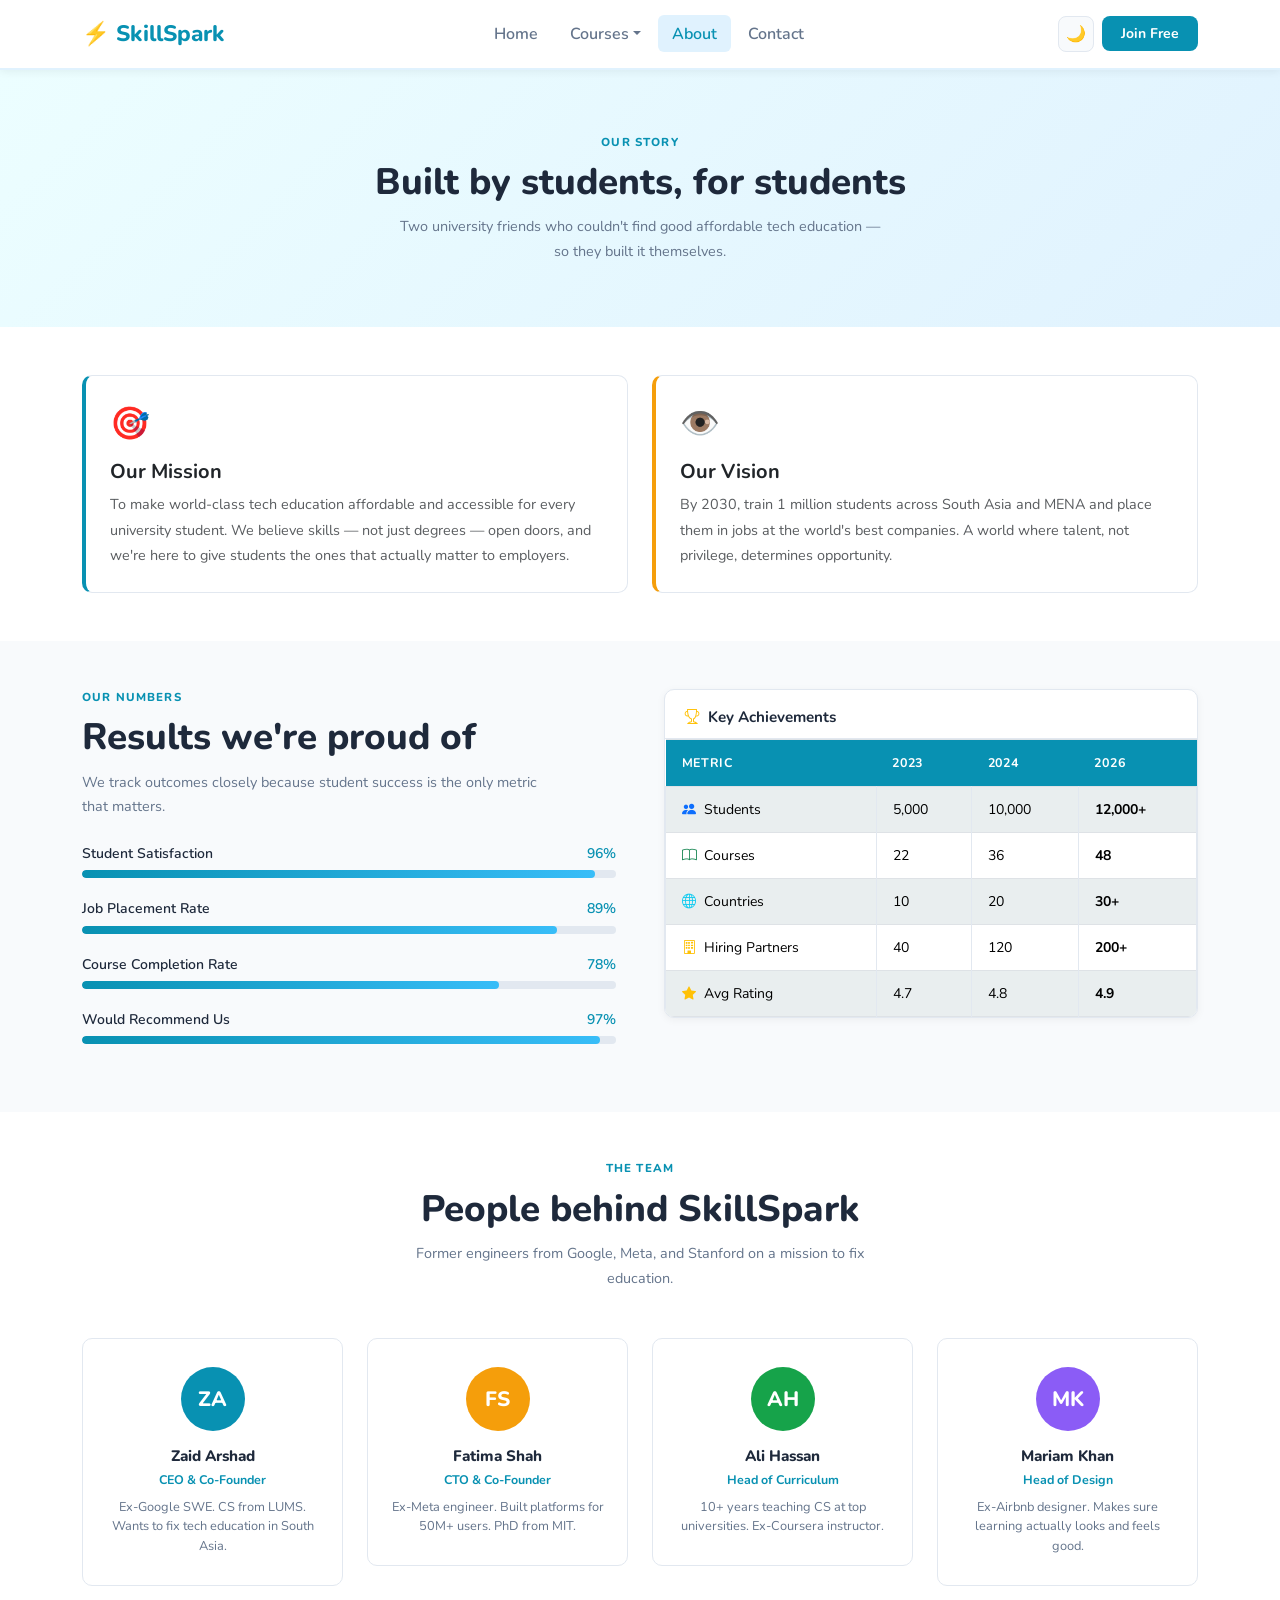
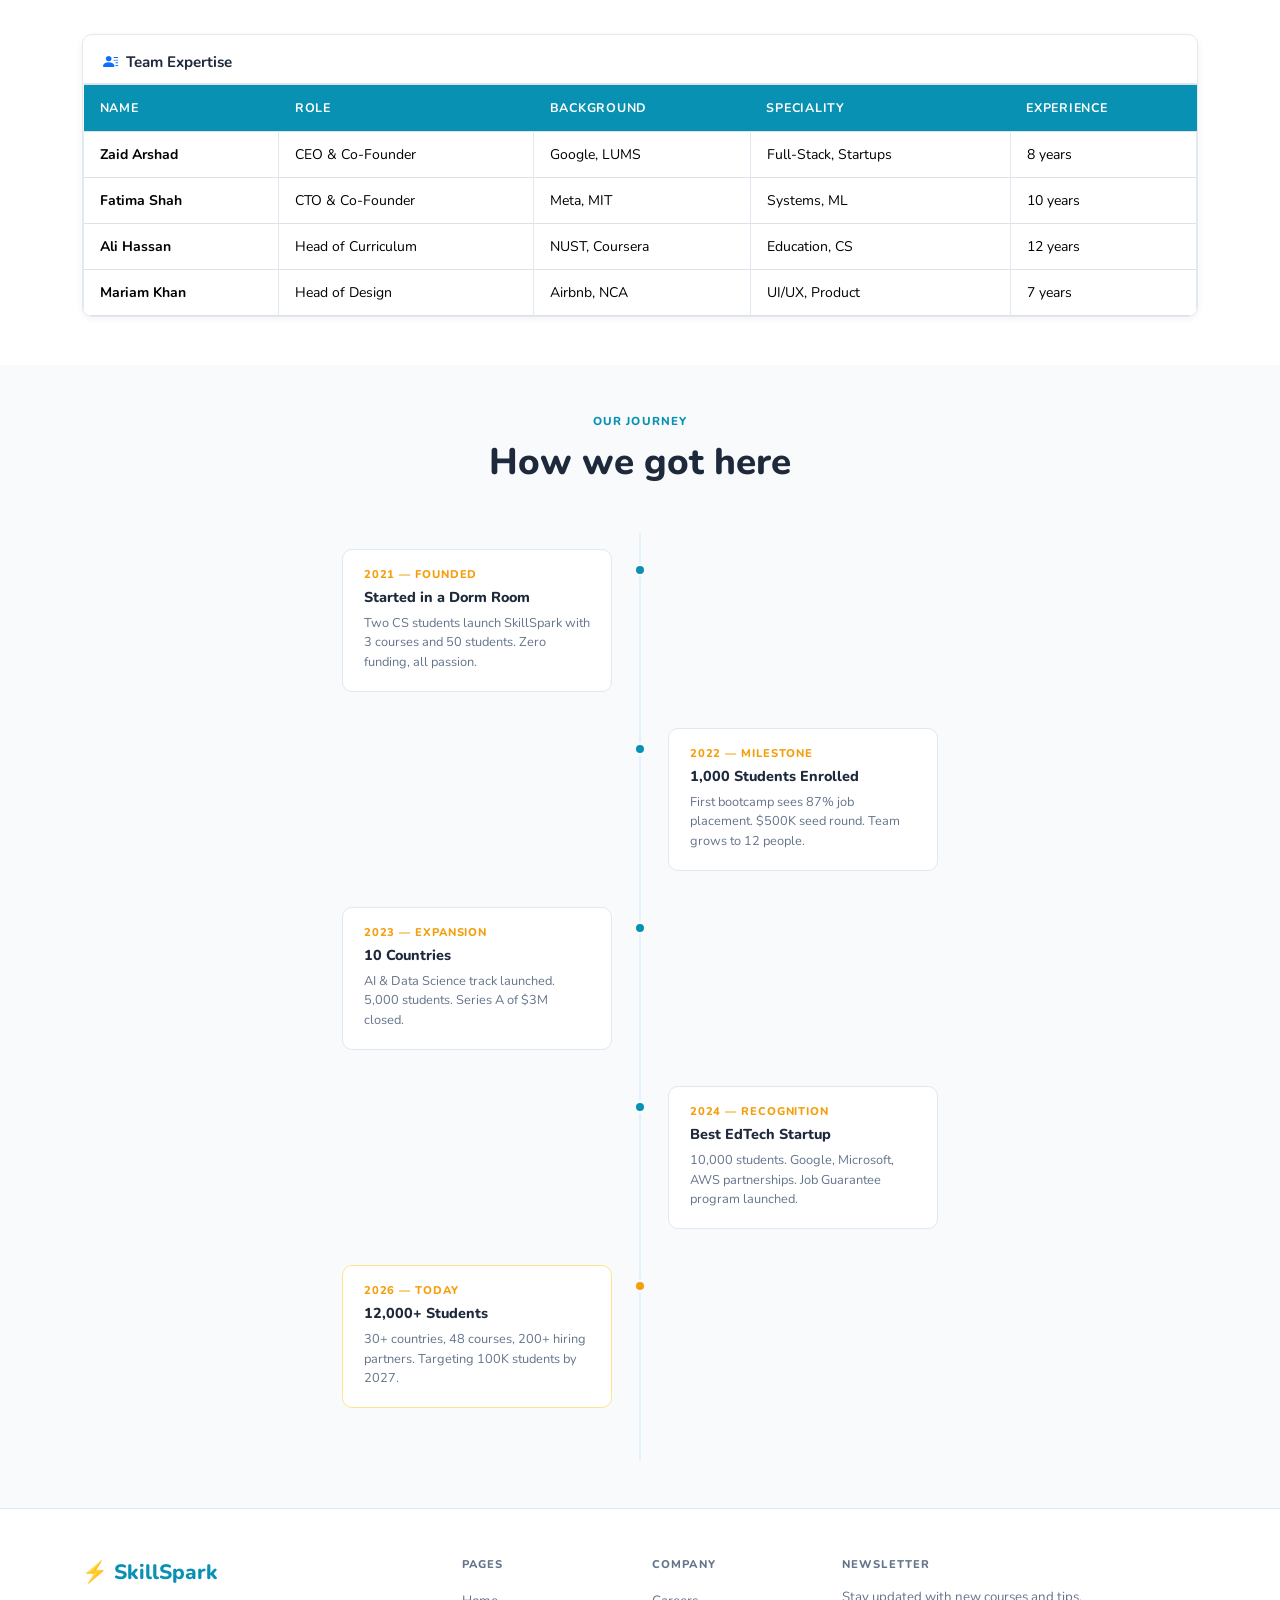
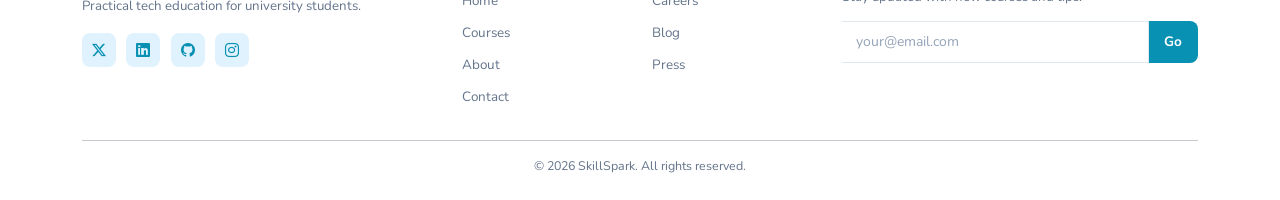
<file: about.html>
<!DOCTYPE html>
<html lang="en">
<head>
  <meta charset="UTF-8">
  <meta name="viewport" content="width=device-width, initial-scale=1.0">
  <title>About Us – SkillSpark</title>
  <link rel="icon" href="data:image/svg+xml,<svg xmlns='http://www.w3.org/2000/svg' viewBox='0 0 100 100'><text y='.9em' font-size='90'>⚡</text></svg>">
  <link href="https://cdn.jsdelivr.net/npm/bootstrap@5.3.3/dist/css/bootstrap.min.css" rel="stylesheet">
  <link href="https://cdn.jsdelivr.net/npm/bootstrap-icons@1.11.3/font/bootstrap-icons.css" rel="stylesheet">
  <link href="css/style.css" rel="stylesheet">
</head>
<body>

<!-- NAVBAR -->
<nav class="navbar navbar-expand-lg">
  <div class="container">
    <a class="navbar-brand" href="index.html">⚡ SkillSpark</a>
    <div class="d-flex align-items-center gap-2 order-lg-last">
      <button id="themeBtn">🌙</button>
      <a href="register.html" class="btn-join d-none d-lg-block">Join Free</a>
      <button class="navbar-toggler ms-1" type="button" data-bs-toggle="collapse" data-bs-target="#nav"><span class="navbar-toggler-icon"></span></button>
    </div>
    <div class="collapse navbar-collapse" id="nav">
      <ul class="navbar-nav mx-auto gap-1">
        <li class="nav-item"><a class="nav-link" href="index.html">Home</a></li>
        <li class="nav-item dropdown">
          <a class="nav-link dropdown-toggle" href="#" data-bs-toggle="dropdown">Courses</a>
          <ul class="dropdown-menu">
            <li><a class="dropdown-item" href="courses.html"><i class="bi bi-code-slash me-2"></i>Web Development</a></li>
            <li><a class="dropdown-item" href="courses.html"><i class="bi bi-phone me-2"></i>App Development</a></li>
            <li><a class="dropdown-item" href="courses.html"><i class="bi bi-palette me-2"></i>UI/UX Design</a></li>
            <li><a class="dropdown-item" href="courses.html"><i class="bi bi-robot me-2"></i>AI & Data Science</a></li>
          </ul>
        </li>
        <li class="nav-item"><a class="nav-link active" href="about.html">About</a></li>
        <li class="nav-item"><a class="nav-link" href="contact.html">Contact</a></li>
      </ul>
    </div>
  </div>
</nav>

<!-- PAGE TOP -->
<section class="page-top">
  <div class="container">
    <div class="section-label">Our Story</div>
    <h1 class="section-title">Built by students, for students</h1>
    <p class="section-sub mx-auto">Two university friends who couldn't find good affordable tech education — so they built it themselves.</p>
  </div>
</section>

<!-- MISSION & VISION -->
<section class="section-white py-5">
  <div class="container">
    <div class="row g-4">
      <div class="col-md-6 reveal">
        <div class="card p-4 h-100" style="border-left: 4px solid var(--primary) !important;">
          <div style="font-size:2rem;margin-bottom:0.75rem;">🎯</div>
          <h5 class="fw-bold mb-2">Our Mission</h5>
          <p class="text-muted mb-0" style="font-size:0.9rem;line-height:1.75;">
            To make world-class tech education affordable and accessible for every university student. We believe skills — not just degrees — open doors, and we're here to give students the ones that actually matter to employers.
          </p>
        </div>
      </div>
      <div class="col-md-6 reveal">
        <div class="card p-4 h-100" style="border-left: 4px solid var(--accent) !important;">
          <div style="font-size:2rem;margin-bottom:0.75rem;">👁️</div>
          <h5 class="fw-bold mb-2">Our Vision</h5>
          <p class="text-muted mb-0" style="font-size:0.9rem;line-height:1.75;">
            By 2030, train 1 million students across South Asia and MENA and place them in jobs at the world's best companies. A world where talent, not privilege, determines opportunity.
          </p>
        </div>
      </div>
    </div>
  </div>
</section>

<!-- STATS TABLE + PROGRESS BARS -->
<section class="section-light py-5">
  <div class="container">
    <div class="row g-5 align-items-start">

      <div class="col-lg-6 reveal" id="progressCol">
        <div class="section-label">Our Numbers</div>
        <h2 class="section-title">Results we're proud of</h2>
        <p class="section-sub mb-4">We track outcomes closely because student success is the only metric that matters.</p>

        <div class="prog-row">
          <div class="prog-label"><span>Student Satisfaction</span><span>96%</span></div>
          <div class="progress"><div class="progress-bar" data-w="96" style="width:0;"></div></div>
        </div>
        <div class="prog-row">
          <div class="prog-label"><span>Job Placement Rate</span><span>89%</span></div>
          <div class="progress"><div class="progress-bar" data-w="89" style="width:0;"></div></div>
        </div>
        <div class="prog-row">
          <div class="prog-label"><span>Course Completion Rate</span><span>78%</span></div>
          <div class="progress"><div class="progress-bar" data-w="78" style="width:0;"></div></div>
        </div>
        <div class="prog-row">
          <div class="prog-label"><span>Would Recommend Us</span><span>97%</span></div>
          <div class="progress"><div class="progress-bar" data-w="97" style="width:0;"></div></div>
        </div>
      </div>

      <div class="col-lg-6 reveal">
        <!-- Achievements Table -->
        <div class="table-card">
          <div class="table-title">
            <i class="bi bi-trophy text-warning"></i> Key Achievements
          </div>
          <div class="table-responsive">
            <table class="table table-striped table-bordered mb-0">
              <thead>
                <tr>
                  <th>Metric</th>
                  <th>2023</th>
                  <th>2024</th>
                  <th>2026</th>
                </tr>
              </thead>
              <tbody>
                <tr>
                  <td><i class="bi bi-people-fill text-primary me-1"></i> Students</td>
                  <td>5,000</td>
                  <td>10,000</td>
                  <td><strong>12,000+</strong></td>
                </tr>
                <tr>
                  <td><i class="bi bi-book text-success me-1"></i> Courses</td>
                  <td>22</td>
                  <td>36</td>
                  <td><strong>48</strong></td>
                </tr>
                <tr>
                  <td><i class="bi bi-globe text-info me-1"></i> Countries</td>
                  <td>10</td>
                  <td>20</td>
                  <td><strong>30+</strong></td>
                </tr>
                <tr>
                  <td><i class="bi bi-building text-warning me-1"></i> Hiring Partners</td>
                  <td>40</td>
                  <td>120</td>
                  <td><strong>200+</strong></td>
                </tr>
                <tr>
                  <td><i class="bi bi-star-fill text-warning me-1"></i> Avg Rating</td>
                  <td>4.7</td>
                  <td>4.8</td>
                  <td><strong>4.9</strong></td>
                </tr>
              </tbody>
            </table>
          </div>
        </div>
      </div>

    </div>
  </div>
</section>

<!-- TEAM -->
<section class="section-white py-5">
  <div class="container">
    <div class="text-center mb-5 reveal">
      <div class="section-label">The Team</div>
      <h2 class="section-title">People behind SkillSpark</h2>
      <p class="section-sub mx-auto">Former engineers from Google, Meta, and Stanford on a mission to fix education.</p>
    </div>
    <div class="row g-4">
      <div class="col-sm-6 col-lg-3 reveal">
        <div class="team-card">
          <div class="team-avatar">ZA</div>
          <div class="team-name">Zaid Arshad</div>
          <div class="team-role">CEO & Co-Founder</div>
          <p class="team-bio">Ex-Google SWE. CS from LUMS. Wants to fix tech education in South Asia.</p>
        </div>
      </div>
      <div class="col-sm-6 col-lg-3 reveal">
        <div class="team-card">
          <div class="team-avatar" style="background:#f59e0b;">FS</div>
          <div class="team-name">Fatima Shah</div>
          <div class="team-role">CTO & Co-Founder</div>
          <p class="team-bio">Ex-Meta engineer. Built platforms for 50M+ users. PhD from MIT.</p>
        </div>
      </div>
      <div class="col-sm-6 col-lg-3 reveal">
        <div class="team-card">
          <div class="team-avatar" style="background:#16a34a;">AH</div>
          <div class="team-name">Ali Hassan</div>
          <div class="team-role">Head of Curriculum</div>
          <p class="team-bio">10+ years teaching CS at top universities. Ex-Coursera instructor.</p>
        </div>
      </div>
      <div class="col-sm-6 col-lg-3 reveal">
        <div class="team-card">
          <div class="team-avatar" style="background:#8b5cf6;">MK</div>
          <div class="team-name">Mariam Khan</div>
          <div class="team-role">Head of Design</div>
          <p class="team-bio">Ex-Airbnb designer. Makes sure learning actually looks and feels good.</p>
        </div>
      </div>
    </div>

    <!-- Team Skills Table -->
    <div class="mt-5 reveal">
      <div class="table-card">
        <div class="table-title">
          <i class="bi bi-person-lines-fill text-primary"></i> Team Expertise
        </div>
        <div class="table-responsive">
          <table class="table table-hover table-bordered mb-0">
            <thead>
              <tr>
                <th>Name</th>
                <th>Role</th>
                <th>Background</th>
                <th>Speciality</th>
                <th>Experience</th>
              </tr>
            </thead>
            <tbody>
              <tr>
                <td><strong>Zaid Arshad</strong></td>
                <td>CEO & Co-Founder</td>
                <td>Google, LUMS</td>
                <td>Full-Stack, Startups</td>
                <td>8 years</td>
              </tr>
              <tr>
                <td><strong>Fatima Shah</strong></td>
                <td>CTO & Co-Founder</td>
                <td>Meta, MIT</td>
                <td>Systems, ML</td>
                <td>10 years</td>
              </tr>
              <tr>
                <td><strong>Ali Hassan</strong></td>
                <td>Head of Curriculum</td>
                <td>NUST, Coursera</td>
                <td>Education, CS</td>
                <td>12 years</td>
              </tr>
              <tr>
                <td><strong>Mariam Khan</strong></td>
                <td>Head of Design</td>
                <td>Airbnb, NCA</td>
                <td>UI/UX, Product</td>
                <td>7 years</td>
              </tr>
            </tbody>
          </table>
        </div>
      </div>
    </div>
  </div>
</section>

<!-- TIMELINE -->
<section class="section-light py-5">
  <div class="container">
    <div class="text-center mb-5 reveal">
      <div class="section-label">Our Journey</div>
      <h2 class="section-title">How we got here</h2>
    </div>
    <div class="timeline">
      <div class="tl-item reveal">
        <div class="tl-dot"></div>
        <div class="tl-box">
          <div class="tl-year">2021 — Founded</div>
          <div class="tl-title">Started in a Dorm Room</div>
          <p class="tl-desc">Two CS students launch SkillSpark with 3 courses and 50 students. Zero funding, all passion.</p>
        </div>
      </div>
      <div class="tl-item right reveal">
        <div class="tl-dot"></div>
        <div class="tl-box">
          <div class="tl-year">2022 — Milestone</div>
          <div class="tl-title">1,000 Students Enrolled</div>
          <p class="tl-desc">First bootcamp sees 87% job placement. $500K seed round. Team grows to 12 people.</p>
        </div>
      </div>
      <div class="tl-item reveal">
        <div class="tl-dot"></div>
        <div class="tl-box">
          <div class="tl-year">2023 — Expansion</div>
          <div class="tl-title">10 Countries</div>
          <p class="tl-desc">AI & Data Science track launched. 5,000 students. Series A of $3M closed.</p>
        </div>
      </div>
      <div class="tl-item right reveal">
        <div class="tl-dot"></div>
        <div class="tl-box">
          <div class="tl-year">2024 — Recognition</div>
          <div class="tl-title">Best EdTech Startup</div>
          <p class="tl-desc">10,000 students. Google, Microsoft, AWS partnerships. Job Guarantee program launched.</p>
        </div>
      </div>
      <div class="tl-item reveal">
        <div class="tl-dot" style="background:var(--accent);"></div>
        <div class="tl-box" style="border-color:#fde68a;">
          <div class="tl-year">2026 — Today</div>
          <div class="tl-title">12,000+ Students</div>
          <p class="tl-desc">30+ countries, 48 courses, 200+ hiring partners. Targeting 100K students by 2027.</p>
        </div>
      </div>
    </div>
  </div>
</section>

<!-- FOOTER -->
<footer>
  <div class="container">
    <div class="row g-4">
      <div class="col-lg-4 col-md-6">
        <span class="footer-brand">⚡ SkillSpark</span>
        <p class="footer-desc">Practical tech education for university students.</p>
        <div class="mt-3">
          <a class="soc-btn" href="#"><i class="bi bi-twitter-x"></i></a>
          <a class="soc-btn" href="#"><i class="bi bi-linkedin"></i></a>
          <a class="soc-btn" href="#"><i class="bi bi-github"></i></a>
          <a class="soc-btn" href="#"><i class="bi bi-instagram"></i></a>
        </div>
      </div>
      <div class="col-lg-2 col-md-3 col-6">
        <div class="footer-heading">Pages</div>
        <ul class="footer-links">
          <li><a href="index.html">Home</a></li>
          <li><a href="courses.html">Courses</a></li>
          <li><a href="about.html">About</a></li>
          <li><a href="contact.html">Contact</a></li>
        </ul>
      </div>
      <div class="col-lg-2 col-md-3 col-6">
        <div class="footer-heading">Company</div>
        <ul class="footer-links">
          <li><a href="#">Careers</a></li>
          <li><a href="#">Blog</a></li>
          <li><a href="#">Press</a></li>
        </ul>
      </div>
      <div class="col-lg-4 col-md-6">
        <div class="footer-heading">Newsletter</div>
        <p style="color:var(--muted);font-size:0.83rem;margin-bottom:0.8rem;">Stay updated with new courses and tips.</p>
        <div class="input-group">
          <input type="email" class="form-control" placeholder="your@email.com">
          <button class="btn-primary-ss" style="border-radius:0 8px 8px 0;padding:0.6rem 1rem;font-size:0.85rem;" type="button">Go</button>
        </div>
      </div>
    </div>
    <hr class="mt-4 mb-3">
    <div class="text-center" style="color:var(--muted);font-size:0.78rem;">© 2026 SkillSpark. All rights reserved.</div>
  </div>
</footer>

<button id="goTop"><i class="bi bi-arrow-up"></i></button>

<script src="https://cdn.jsdelivr.net/npm/bootstrap@5.3.3/dist/js/bootstrap.bundle.min.js"></script>
<script>
  const btn=document.getElementById('themeBtn');
  function setTheme(t){document.body.classList.toggle('dark',t==='dark');btn.textContent=t==='dark'?'☀️':'🌙';localStorage.setItem('ss-theme',t);}
  btn.addEventListener('click',()=>setTheme(document.body.classList.contains('dark')?'light':'dark'));
  setTheme(localStorage.getItem('ss-theme')||'light');

  const goTop=document.getElementById('goTop');
  window.addEventListener('scroll',()=>goTop.classList.toggle('show',scrollY>300));
  goTop.addEventListener('click',()=>scrollTo({top:0,behavior:'smooth'}));

  document.querySelectorAll('.reveal').forEach(el=>{
    new IntersectionObserver(e=>{e.forEach(x=>{if(x.isIntersecting)x.target.classList.add('visible');})},{threshold:0.1}).observe(el);
  });

  // Progress bars
  new IntersectionObserver(entries=>{
    entries.forEach(e=>{
      if(e.isIntersecting){
        document.querySelectorAll('.progress-bar[data-w]').forEach(b=>{b.style.width=b.dataset.w+'%';});
      }
    });
  },{threshold:0.3}).observe(document.getElementById('progressCol'));
</script>
</body>
</html>
</file>
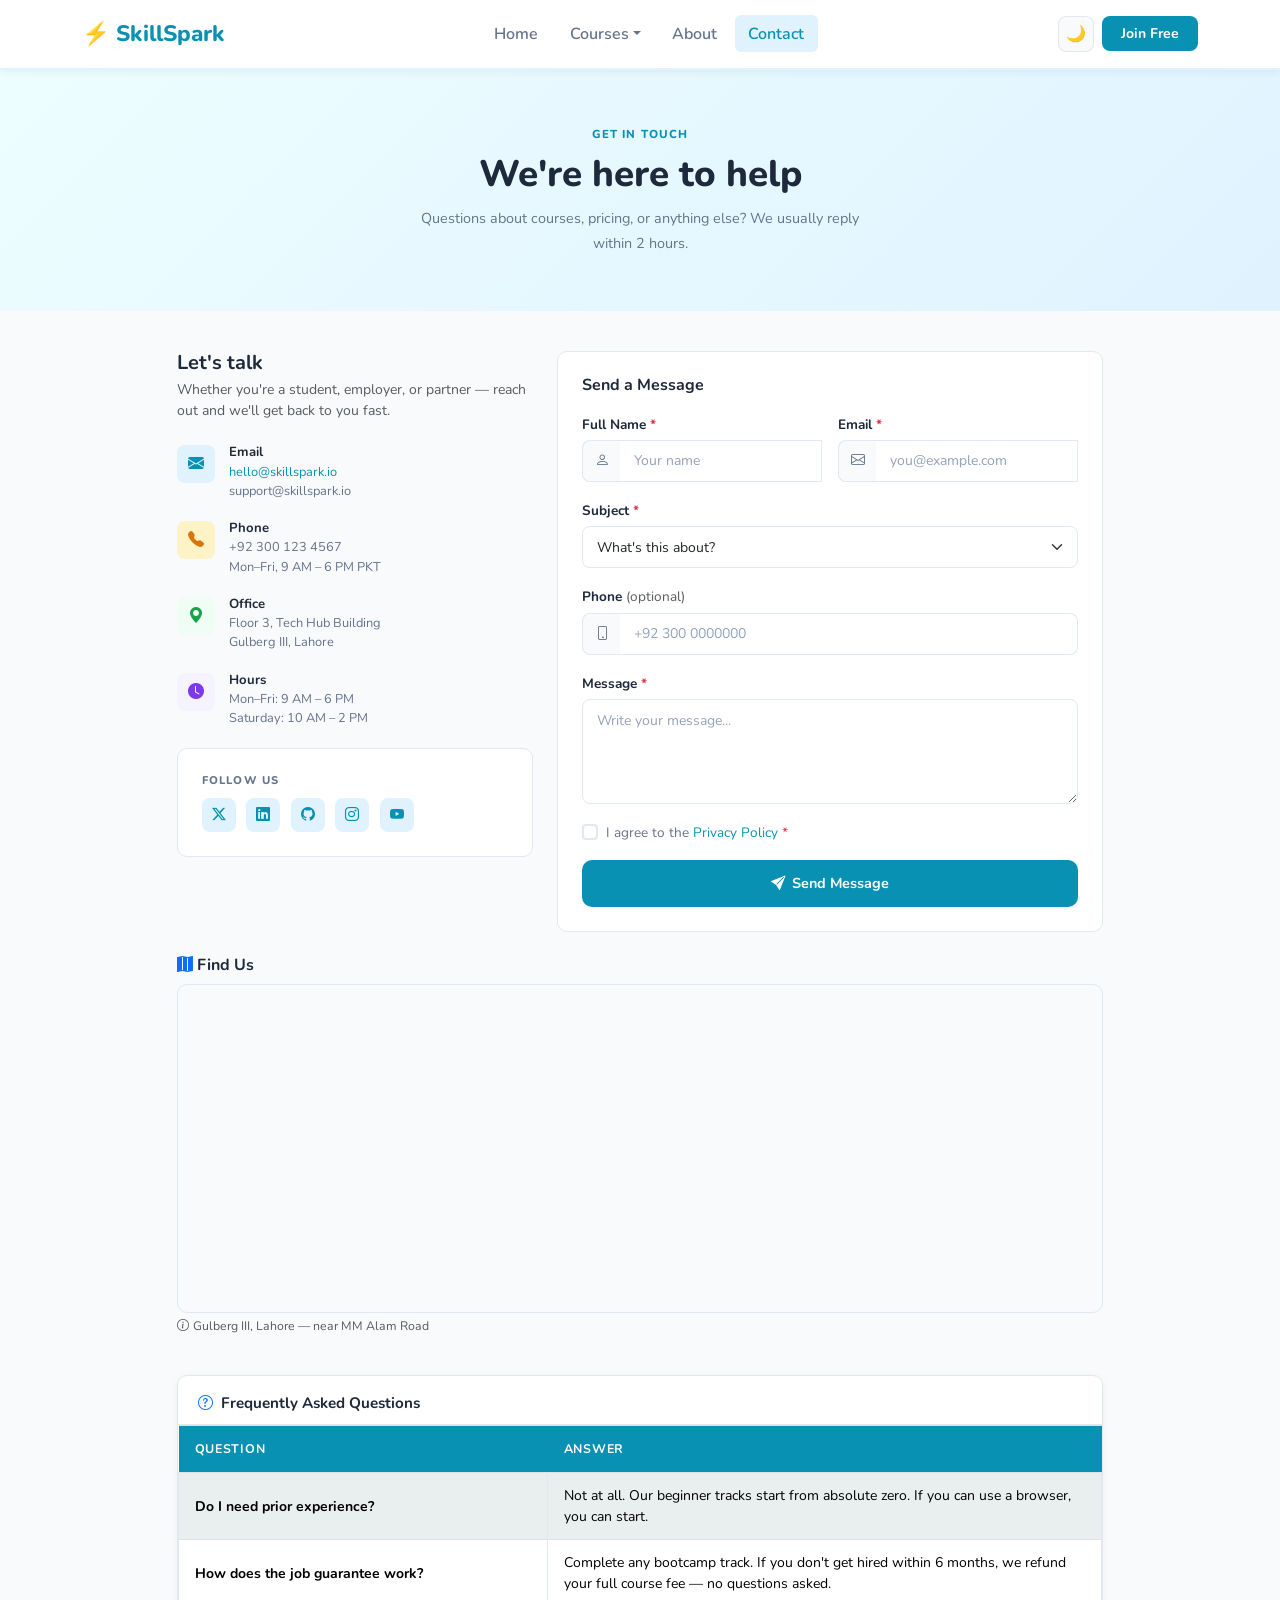
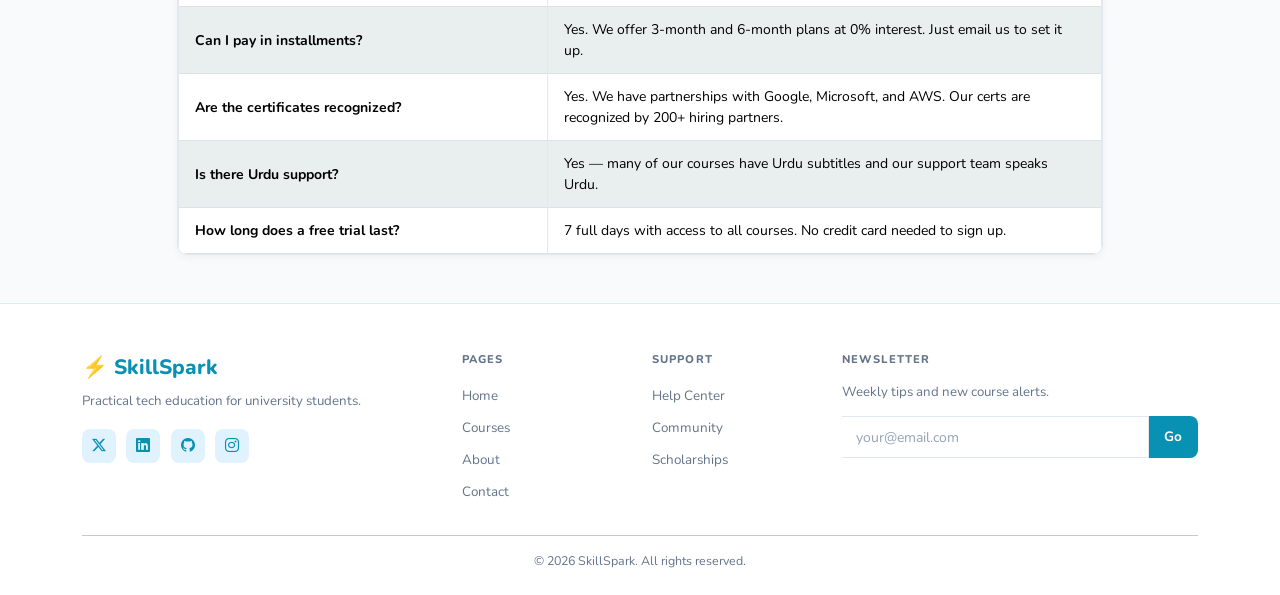
<file: contact.html>
<!DOCTYPE html>
<html lang="en">
<head>
  <meta charset="UTF-8">
  <meta name="viewport" content="width=device-width, initial-scale=1.0">
  <title>Contact – SkillSpark</title>
  <link rel="icon" href="data:image/svg+xml,<svg xmlns='http://www.w3.org/2000/svg' viewBox='0 0 100 100'><text y='.9em' font-size='90'>⚡</text></svg>">
  <link href="https://cdn.jsdelivr.net/npm/bootstrap@5.3.3/dist/css/bootstrap.min.css" rel="stylesheet">
  <link href="https://cdn.jsdelivr.net/npm/bootstrap-icons@1.11.3/font/bootstrap-icons.css" rel="stylesheet">
  <link href="css/style.css" rel="stylesheet">
</head>
<body>

<!-- NAVBAR -->
<nav class="navbar navbar-expand-lg">
  <div class="container">
    <a class="navbar-brand" href="index.html">⚡ SkillSpark</a>
    <div class="d-flex align-items-center gap-2 order-lg-last">
      <button id="themeBtn">🌙</button>
      <a href="register.html" class="btn-join d-none d-lg-block">Join Free</a>
      <button class="navbar-toggler ms-1" type="button" data-bs-toggle="collapse" data-bs-target="#nav"><span class="navbar-toggler-icon"></span></button>
    </div>
    <div class="collapse navbar-collapse" id="nav">
      <ul class="navbar-nav mx-auto gap-1">
        <li class="nav-item"><a class="nav-link" href="index.html">Home</a></li>
        <li class="nav-item dropdown">
          <a class="nav-link dropdown-toggle" href="#" data-bs-toggle="dropdown">Courses</a>
          <ul class="dropdown-menu">
            <li><a class="dropdown-item" href="courses.html"><i class="bi bi-code-slash me-2"></i>Web Development</a></li>
            <li><a class="dropdown-item" href="courses.html"><i class="bi bi-phone me-2"></i>App Development</a></li>
            <li><a class="dropdown-item" href="courses.html"><i class="bi bi-palette me-2"></i>UI/UX Design</a></li>
            <li><a class="dropdown-item" href="courses.html"><i class="bi bi-robot me-2"></i>AI & Data Science</a></li>
          </ul>
        </li>
        <li class="nav-item"><a class="nav-link" href="about.html">About</a></li>
        <li class="nav-item"><a class="nav-link active" href="contact.html">Contact</a></li>
      </ul>
    </div>
  </div>
</nav>

<!-- PAGE TOP -->
<section class="page-top" style="padding:3.5rem 0 2.5rem;">
  <div class="container">
    <div class="section-label">Get in Touch</div>
    <h1 class="section-title">We're here to help</h1>
    <p class="section-sub mx-auto">Questions about courses, pricing, or anything else? We usually reply within 2 hours.</p>
  </div>
</section>

<!-- CONTACT SECTION -->
<section class="section-light py-4 pb-5">
  <div class="container">

    <!-- Success Alert -->
    <div class="row justify-content-center mb-3">
      <div class="col-lg-10">
        <div class="success-msg" id="cSuccess">
          <i class="bi bi-check-circle-fill" style="font-size:1.1rem;flex-shrink:0;"></i>
          <div><strong>Message sent!</strong> — We'll get back to you within 2 hours.</div>
        </div>
      </div>
    </div>

    <div class="row g-4 justify-content-center">

      <!-- Info -->
      <div class="col-lg-4 col-md-5">
        <div class="reveal">
          <h5 class="fw-bold mb-1">Let's talk</h5>
          <p class="text-muted mb-4" style="font-size:0.875rem;">Whether you're a student, employer, or partner — reach out and we'll get back to you fast.</p>

          <div class="cinfo">
            <div class="cinfo-icon"><i class="bi bi-envelope-fill"></i></div>
            <div>
              <h6>Email</h6>
              <p><a href="mailto:hello@skillspark.io" style="color:var(--primary);">hello@skillspark.io</a></p>
              <p>support@skillspark.io</p>
            </div>
          </div>

          <div class="cinfo">
            <div class="cinfo-icon" style="background:#fef3c7;color:#d97706;"><i class="bi bi-telephone-fill"></i></div>
            <div>
              <h6>Phone</h6>
              <p>+92 300 123 4567</p>
              <p>Mon–Fri, 9 AM – 6 PM PKT</p>
            </div>
          </div>

          <div class="cinfo">
            <div class="cinfo-icon" style="background:#f0fdf4;color:#16a34a;"><i class="bi bi-geo-alt-fill"></i></div>
            <div>
              <h6>Office</h6>
              <p>Floor 3, Tech Hub Building</p>
              <p>Gulberg III, Lahore</p>
            </div>
          </div>

          <div class="cinfo">
            <div class="cinfo-icon" style="background:#f5f3ff;color:#7c3aed;"><i class="bi bi-clock-fill"></i></div>
            <div>
              <h6>Hours</h6>
              <p>Mon–Fri: 9 AM – 6 PM</p>
              <p>Saturday: 10 AM – 2 PM</p>
            </div>
          </div>

          <div class="contact-box">
            <div class="footer-heading mb-2">Follow Us</div>
            <a class="soc-btn" href="#"><i class="bi bi-twitter-x"></i></a>
            <a class="soc-btn" href="#"><i class="bi bi-linkedin"></i></a>
            <a class="soc-btn" href="#"><i class="bi bi-github"></i></a>
            <a class="soc-btn" href="#"><i class="bi bi-instagram"></i></a>
            <a class="soc-btn" href="#"><i class="bi bi-youtube"></i></a>
          </div>
        </div>
      </div>

      <!-- Form -->
      <div class="col-lg-6 col-md-7">
        <div class="contact-box reveal">
          <h6 class="fw-bold mb-3">Send a Message</h6>
          <form id="cForm" novalidate>
            <div class="row g-3 mb-3">
              <div class="col-sm-6">
                <label class="form-label">Full Name <span class="text-danger">*</span></label>
                <div class="input-group">
                  <span class="input-group-text"><i class="bi bi-person"></i></span>
                  <input type="text" class="form-control" id="cn" placeholder="Your name" required minlength="2">
                  <div class="invalid-feedback">Enter your name.</div>
                </div>
              </div>
              <div class="col-sm-6">
                <label class="form-label">Email <span class="text-danger">*</span></label>
                <div class="input-group">
                  <span class="input-group-text"><i class="bi bi-envelope"></i></span>
                  <input type="email" class="form-control" id="ce" placeholder="you@example.com" required>
                  <div class="invalid-feedback">Valid email required.</div>
                </div>
              </div>
            </div>
            <div class="mb-3">
              <label class="form-label">Subject <span class="text-danger">*</span></label>
              <select class="form-select" id="cs" required>
                <option value="" disabled selected>What's this about?</option>
                <option>Course Enquiry</option>
                <option>Pricing & Discounts</option>
                <option>Technical Support</option>
                <option>Partnership / B2B</option>
                <option>Mentorship Program</option>
                <option>Other</option>
              </select>
              <div class="invalid-feedback">Select a subject.</div>
            </div>
            <div class="mb-3">
              <label class="form-label">Phone <span class="text-muted fw-normal">(optional)</span></label>
              <div class="input-group">
                <span class="input-group-text"><i class="bi bi-phone"></i></span>
                <input type="tel" class="form-control" placeholder="+92 300 0000000">
              </div>
            </div>
            <div class="mb-3">
              <label class="form-label">Message <span class="text-danger">*</span></label>
              <textarea class="form-control" id="cm" rows="4" placeholder="Write your message..." required minlength="20" style="resize:vertical;"></textarea>
              <div class="invalid-feedback">At least 20 characters required.</div>
            </div>
            <div class="form-check mb-3">
              <input class="form-check-input" type="checkbox" id="cc" required>
              <label class="form-check-label" for="cc">
                I agree to the <a href="#" style="color:var(--primary);">Privacy Policy</a> <span class="text-danger">*</span>
              </label>
              <div class="invalid-feedback">Please give your consent.</div>
            </div>
            <button type="submit" class="btn-primary-ss w-100 justify-content-center" style="padding:0.8rem;font-size:0.9rem;">
              <i class="bi bi-send-fill"></i> Send Message
            </button>
          </form>
        </div>
      </div>

    </div>

    <!-- Google Map -->
    <div class="row justify-content-center mt-4">
      <div class="col-lg-10 reveal">
        <h6 class="fw-bold mb-2"><i class="bi bi-map-fill text-primary me-1"></i>Find Us</h6>
        <div class="map-frame">
          <iframe src="https://www.google.com/maps/embed?pb=!1m18!1m12!1m3!1d3401.8168688537617!2d74.35087931512!3d31.51999798139!2m3!1f0!2f0!3f0!3m2!1i1024!2i768!4f13.1!3m3!1m2!1s0x391904e5a4e49ea3%3A0x6a31aab0c1b0f752!2sGulberg%20III%2C%20Lahore%2C%20Punjab%2C%20Pakistan!5e0!3m2!1sen!2s!4v1620000000000!5m2!1sen!2s"
            width="100%" height="320" style="border:0;" allowfullscreen loading="lazy"></iframe>
        </div>
        <p class="text-muted mt-1" style="font-size:0.77rem;"><i class="bi bi-info-circle me-1"></i>Gulberg III, Lahore — near MM Alam Road</p>
      </div>
    </div>

    <!-- FAQ Table -->
    <div class="row justify-content-center mt-4">
      <div class="col-lg-10 reveal">
        <div class="table-card">
          <div class="table-title">
            <i class="bi bi-question-circle text-primary"></i> Frequently Asked Questions
          </div>
          <div class="table-responsive">
            <table class="table table-striped table-hover table-bordered mb-0">
              <thead>
                <tr>
                  <th style="width:40%;">Question</th>
                  <th>Answer</th>
                </tr>
              </thead>
              <tbody>
                <tr>
                  <td><strong>Do I need prior experience?</strong></td>
                  <td>Not at all. Our beginner tracks start from absolute zero. If you can use a browser, you can start.</td>
                </tr>
                <tr>
                  <td><strong>How does the job guarantee work?</strong></td>
                  <td>Complete any bootcamp track. If you don't get hired within 6 months, we refund your full course fee — no questions asked.</td>
                </tr>
                <tr>
                  <td><strong>Can I pay in installments?</strong></td>
                  <td>Yes. We offer 3-month and 6-month plans at 0% interest. Just email us to set it up.</td>
                </tr>
                <tr>
                  <td><strong>Are the certificates recognized?</strong></td>
                  <td>Yes. We have partnerships with Google, Microsoft, and AWS. Our certs are recognized by 200+ hiring partners.</td>
                </tr>
                <tr>
                  <td><strong>Is there Urdu support?</strong></td>
                  <td>Yes — many of our courses have Urdu subtitles and our support team speaks Urdu.</td>
                </tr>
                <tr>
                  <td><strong>How long does a free trial last?</strong></td>
                  <td>7 full days with access to all courses. No credit card needed to sign up.</td>
                </tr>
              </tbody>
            </table>
          </div>
        </div>
      </div>
    </div>

  </div>
</section>

<!-- FOOTER -->
<footer>
  <div class="container">
    <div class="row g-4">
      <div class="col-lg-4 col-md-6">
        <span class="footer-brand">⚡ SkillSpark</span>
        <p class="footer-desc">Practical tech education for university students.</p>
        <div class="mt-3">
          <a class="soc-btn" href="#"><i class="bi bi-twitter-x"></i></a>
          <a class="soc-btn" href="#"><i class="bi bi-linkedin"></i></a>
          <a class="soc-btn" href="#"><i class="bi bi-github"></i></a>
          <a class="soc-btn" href="#"><i class="bi bi-instagram"></i></a>
        </div>
      </div>
      <div class="col-lg-2 col-md-3 col-6">
        <div class="footer-heading">Pages</div>
        <ul class="footer-links">
          <li><a href="index.html">Home</a></li>
          <li><a href="courses.html">Courses</a></li>
          <li><a href="about.html">About</a></li>
          <li><a href="contact.html">Contact</a></li>
        </ul>
      </div>
      <div class="col-lg-2 col-md-3 col-6">
        <div class="footer-heading">Support</div>
        <ul class="footer-links">
          <li><a href="#">Help Center</a></li>
          <li><a href="#">Community</a></li>
          <li><a href="#">Scholarships</a></li>
        </ul>
      </div>
      <div class="col-lg-4 col-md-6">
        <div class="footer-heading">Newsletter</div>
        <p style="color:var(--muted);font-size:0.83rem;margin-bottom:0.8rem;">Weekly tips and new course alerts.</p>
        <div class="input-group">
          <input type="email" class="form-control" placeholder="your@email.com">
          <button class="btn-primary-ss" style="border-radius:0 8px 8px 0;padding:0.6rem 1rem;font-size:0.85rem;" type="button">Go</button>
        </div>
      </div>
    </div>
    <hr class="mt-4 mb-3">
    <div class="text-center" style="color:var(--muted);font-size:0.78rem;">© 2026 SkillSpark. All rights reserved.</div>
  </div>
</footer>

<button id="goTop"><i class="bi bi-arrow-up"></i></button>

<script src="https://cdn.jsdelivr.net/npm/bootstrap@5.3.3/dist/js/bootstrap.bundle.min.js"></script>
<script>
  const btn=document.getElementById('themeBtn');
  function setTheme(t){document.body.classList.toggle('dark',t==='dark');btn.textContent=t==='dark'?'☀️':'🌙';localStorage.setItem('ss-theme',t);}
  btn.addEventListener('click',()=>setTheme(document.body.classList.contains('dark')?'light':'dark'));
  setTheme(localStorage.getItem('ss-theme')||'light');

  const goTop=document.getElementById('goTop');
  window.addEventListener('scroll',()=>goTop.classList.toggle('show',scrollY>300));
  goTop.addEventListener('click',()=>scrollTo({top:0,behavior:'smooth'}));

  document.querySelectorAll('.reveal').forEach(el=>{
    new IntersectionObserver(e=>{e.forEach(x=>{if(x.isIntersecting)x.target.classList.add('visible');})},{threshold:0.1}).observe(el);
  });

  document.getElementById('cForm').addEventListener('submit',function(e){
    e.preventDefault();
    let ok=true;
    ['cn','ce','cs','cm','cc'].forEach(id=>{
      const el=document.getElementById(id);
      const v=el.type==='checkbox'?el.checked:el.value.trim().length>=(id==='cm'?20:1);
      el.classList.toggle('is-valid',v);el.classList.toggle('is-invalid',!v);
      if(!v)ok=false;
    });
    if(document.getElementById('ce').value&&!/^[^\s@]+@[^\s@]+\.[^\s@]+$/.test(document.getElementById('ce').value)){
      document.getElementById('ce').classList.add('is-invalid');ok=false;
    }
    if(ok){
      const a=document.getElementById('cSuccess');
      a.classList.add('show');
      a.scrollIntoView({behavior:'smooth',block:'center'});
      this.reset();
      document.querySelectorAll('.is-valid,.is-invalid').forEach(el=>el.classList.remove('is-valid','is-invalid'));
    }
  });
</script>
</body>
</html>
</file>
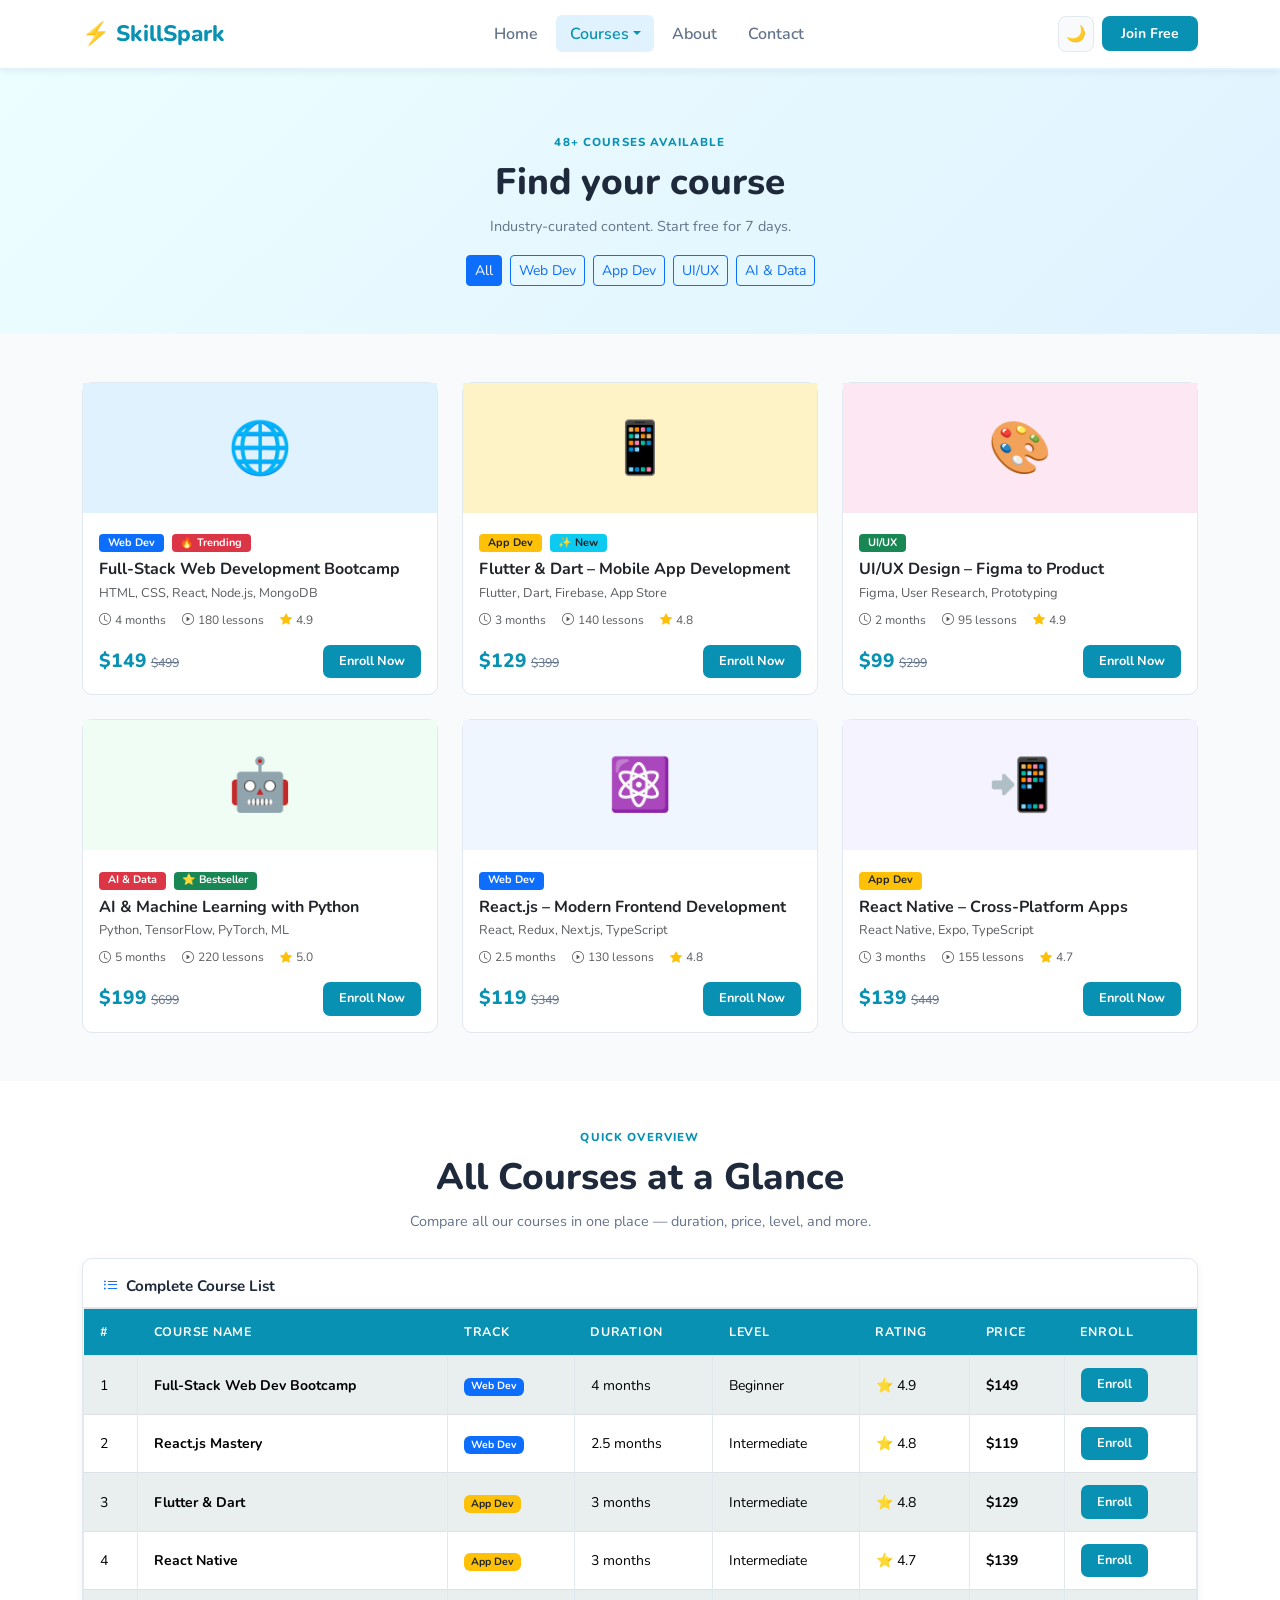
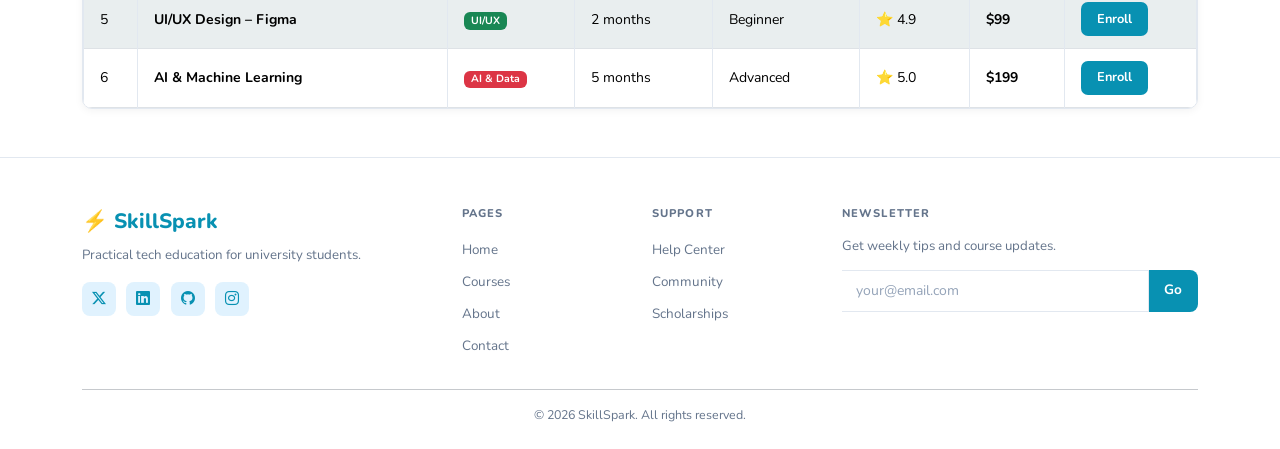
<file: courses.html>
<!DOCTYPE html>
<html lang="en">
<head>
  <meta charset="UTF-8">
  <meta name="viewport" content="width=device-width, initial-scale=1.0">
  <title>Courses – SkillSpark</title>
  <link rel="icon" href="data:image/svg+xml,<svg xmlns='http://www.w3.org/2000/svg' viewBox='0 0 100 100'><text y='.9em' font-size='90'>⚡</text></svg>">
  <link href="https://cdn.jsdelivr.net/npm/bootstrap@5.3.3/dist/css/bootstrap.min.css" rel="stylesheet">
  <link href="https://cdn.jsdelivr.net/npm/bootstrap-icons@1.11.3/font/bootstrap-icons.css" rel="stylesheet">
  <link href="css/style.css" rel="stylesheet">
</head>
<body>

<!-- NAVBAR -->
<nav class="navbar navbar-expand-lg">
  <div class="container">
    <a class="navbar-brand" href="index.html">⚡ SkillSpark</a>
    <div class="d-flex align-items-center gap-2 order-lg-last">
      <button id="themeBtn">🌙</button>
      <a href="register.html" class="btn-join d-none d-lg-block">Join Free</a>
      <button class="navbar-toggler ms-1" type="button" data-bs-toggle="collapse" data-bs-target="#nav"><span class="navbar-toggler-icon"></span></button>
    </div>
    <div class="collapse navbar-collapse" id="nav">
      <ul class="navbar-nav mx-auto gap-1">
        <li class="nav-item"><a class="nav-link" href="index.html">Home</a></li>
        <li class="nav-item dropdown">
          <a class="nav-link active dropdown-toggle" href="#" data-bs-toggle="dropdown">Courses</a>
          <ul class="dropdown-menu">
            <li><a class="dropdown-item" href="courses.html"><i class="bi bi-code-slash me-2"></i>Web Development</a></li>
            <li><a class="dropdown-item" href="courses.html"><i class="bi bi-phone me-2"></i>App Development</a></li>
            <li><a class="dropdown-item" href="courses.html"><i class="bi bi-palette me-2"></i>UI/UX Design</a></li>
            <li><a class="dropdown-item" href="courses.html"><i class="bi bi-robot me-2"></i>AI & Data Science</a></li>
          </ul>
        </li>
        <li class="nav-item"><a class="nav-link" href="about.html">About</a></li>
        <li class="nav-item"><a class="nav-link" href="contact.html">Contact</a></li>
      </ul>
    </div>
  </div>
</nav>

<!-- PAGE TOP -->
<section class="page-top">
  <div class="container">
    <div class="section-label">48+ Courses Available</div>
    <h1 class="section-title">Find your course</h1>
    <p class="section-sub mx-auto">Industry-curated content. Start free for 7 days.</p>
    <!-- Filter -->
    <div class="d-flex flex-wrap gap-2 justify-content-center mt-3">
      <button class="btn btn-primary btn-sm" onclick="filter('all',this)">All</button>
      <button class="btn btn-outline-primary btn-sm" onclick="filter('web',this)">Web Dev</button>
      <button class="btn btn-outline-primary btn-sm" onclick="filter('app',this)">App Dev</button>
      <button class="btn btn-outline-primary btn-sm" onclick="filter('design',this)">UI/UX</button>
      <button class="btn btn-outline-primary btn-sm" onclick="filter('ai',this)">AI & Data</button>
    </div>
  </div>
</section>

<!-- COURSE CARDS -->
<section class="section-light py-5">
  <div class="container">
    <div class="row g-4" id="courseGrid">

      <div class="col-sm-6 col-lg-4 citem" data-cat="web">
        <div class="card h-100 ccard"
          data-bs-toggle="modal" data-bs-target="#cModal"
          data-title="Full-Stack Web Development Bootcamp"
          data-icon="🌐"
          data-desc="HTML, CSS, JavaScript, React, Node.js, MongoDB — from zero to building full production apps."
          data-duration="4 months" data-lessons="180 lessons" data-level="Beginner → Advanced"
          data-price="$149" data-orig="$499" data-rating="4.9">
          <div class="course-thumb" style="background:#e0f2fe;">🌐</div>
          <div class="card-body">
            <span class="badge bg-primary badge-tag mb-2">Web Dev</span>
            <span class="badge bg-danger badge-tag mb-2 ms-1">🔥 Trending</span>
            <h6 class="fw-bold mb-1">Full-Stack Web Development Bootcamp</h6>
            <p class="text-muted mb-2" style="font-size:0.8rem;">HTML, CSS, React, Node.js, MongoDB</p>
            <div class="d-flex gap-3 text-muted mb-3" style="font-size:0.75rem;">
              <span><i class="bi bi-clock me-1"></i>4 months</span>
              <span><i class="bi bi-play-circle me-1"></i>180 lessons</span>
              <span><i class="bi bi-star-fill text-warning me-1"></i>4.9</span>
            </div>
            <div class="d-flex align-items-center justify-content-between">
              <div><span class="price-tag">$149</span> <span class="price-old">$499</span></div>
              <button class="btn-enroll">Enroll Now</button>
            </div>
          </div>
        </div>
      </div>

      <div class="col-sm-6 col-lg-4 citem" data-cat="app">
        <div class="card h-100 ccard"
          data-bs-toggle="modal" data-bs-target="#cModal"
          data-title="Flutter & Dart – Mobile App Development"
          data-icon="📱"
          data-desc="Build cross-platform apps for iOS and Android. Covers Flutter widgets, state management, Firebase, and deployment."
          data-duration="3 months" data-lessons="140 lessons" data-level="Intermediate"
          data-price="$129" data-orig="$399" data-rating="4.8">
          <div class="course-thumb" style="background:#fef3c7;">📱</div>
          <div class="card-body">
            <span class="badge bg-warning text-dark badge-tag mb-2">App Dev</span>
            <span class="badge bg-info text-dark badge-tag mb-2 ms-1">✨ New</span>
            <h6 class="fw-bold mb-1">Flutter & Dart – Mobile App Development</h6>
            <p class="text-muted mb-2" style="font-size:0.8rem;">Flutter, Dart, Firebase, App Store</p>
            <div class="d-flex gap-3 text-muted mb-3" style="font-size:0.75rem;">
              <span><i class="bi bi-clock me-1"></i>3 months</span>
              <span><i class="bi bi-play-circle me-1"></i>140 lessons</span>
              <span><i class="bi bi-star-fill text-warning me-1"></i>4.8</span>
            </div>
            <div class="d-flex align-items-center justify-content-between">
              <div><span class="price-tag">$129</span> <span class="price-old">$399</span></div>
              <button class="btn-enroll">Enroll Now</button>
            </div>
          </div>
        </div>
      </div>

      <div class="col-sm-6 col-lg-4 citem" data-cat="design">
        <div class="card h-100 ccard"
          data-bs-toggle="modal" data-bs-target="#cModal"
          data-title="UI/UX Design – Figma to Product"
          data-icon="🎨"
          data-desc="User research, wireframing, high-fidelity design and prototyping. Build 5 case studies and a complete design system."
          data-duration="2 months" data-lessons="95 lessons" data-level="Beginner"
          data-price="$99" data-orig="$299" data-rating="4.9">
          <div class="course-thumb" style="background:#fce7f3;">🎨</div>
          <div class="card-body">
            <span class="badge bg-success badge-tag mb-2">UI/UX</span>
            <h6 class="fw-bold mb-1">UI/UX Design – Figma to Product</h6>
            <p class="text-muted mb-2" style="font-size:0.8rem;">Figma, User Research, Prototyping</p>
            <div class="d-flex gap-3 text-muted mb-3" style="font-size:0.75rem;">
              <span><i class="bi bi-clock me-1"></i>2 months</span>
              <span><i class="bi bi-play-circle me-1"></i>95 lessons</span>
              <span><i class="bi bi-star-fill text-warning me-1"></i>4.9</span>
            </div>
            <div class="d-flex align-items-center justify-content-between">
              <div><span class="price-tag">$99</span> <span class="price-old">$299</span></div>
              <button class="btn-enroll">Enroll Now</button>
            </div>
          </div>
        </div>
      </div>

      <div class="col-sm-6 col-lg-4 citem" data-cat="ai">
        <div class="card h-100 ccard"
          data-bs-toggle="modal" data-bs-target="#cModal"
          data-title="AI & Machine Learning with Python"
          data-icon="🤖"
          data-desc="Python, NumPy, Pandas, Scikit-learn, TensorFlow, PyTorch. Build 10+ real AI projects including image classifiers and NLP models."
          data-duration="5 months" data-lessons="220 lessons" data-level="Intermediate → Advanced"
          data-price="$199" data-orig="$699" data-rating="5.0">
          <div class="course-thumb" style="background:#f0fdf4;">🤖</div>
          <div class="card-body">
            <span class="badge bg-danger badge-tag mb-2">AI & Data</span>
            <span class="badge bg-success badge-tag mb-2 ms-1">⭐ Bestseller</span>
            <h6 class="fw-bold mb-1">AI & Machine Learning with Python</h6>
            <p class="text-muted mb-2" style="font-size:0.8rem;">Python, TensorFlow, PyTorch, ML</p>
            <div class="d-flex gap-3 text-muted mb-3" style="font-size:0.75rem;">
              <span><i class="bi bi-clock me-1"></i>5 months</span>
              <span><i class="bi bi-play-circle me-1"></i>220 lessons</span>
              <span><i class="bi bi-star-fill text-warning me-1"></i>5.0</span>
            </div>
            <div class="d-flex align-items-center justify-content-between">
              <div><span class="price-tag">$199</span> <span class="price-old">$699</span></div>
              <button class="btn-enroll">Enroll Now</button>
            </div>
          </div>
        </div>
      </div>

      <div class="col-sm-6 col-lg-4 citem" data-cat="web">
        <div class="card h-100 ccard"
          data-bs-toggle="modal" data-bs-target="#cModal"
          data-title="React.js – Modern Frontend Development"
          data-icon="⚛️"
          data-desc="Hooks, Context API, Redux, React Query, and Next.js. Build a deployed e-commerce site and blog as capstone projects."
          data-duration="2.5 months" data-lessons="130 lessons" data-level="Intermediate"
          data-price="$119" data-orig="$349" data-rating="4.8">
          <div class="course-thumb" style="background:#eff6ff;">⚛️</div>
          <div class="card-body">
            <span class="badge bg-primary badge-tag mb-2">Web Dev</span>
            <h6 class="fw-bold mb-1">React.js – Modern Frontend Development</h6>
            <p class="text-muted mb-2" style="font-size:0.8rem;">React, Redux, Next.js, TypeScript</p>
            <div class="d-flex gap-3 text-muted mb-3" style="font-size:0.75rem;">
              <span><i class="bi bi-clock me-1"></i>2.5 months</span>
              <span><i class="bi bi-play-circle me-1"></i>130 lessons</span>
              <span><i class="bi bi-star-fill text-warning me-1"></i>4.8</span>
            </div>
            <div class="d-flex align-items-center justify-content-between">
              <div><span class="price-tag">$119</span> <span class="price-old">$349</span></div>
              <button class="btn-enroll">Enroll Now</button>
            </div>
          </div>
        </div>
      </div>

      <div class="col-sm-6 col-lg-4 citem" data-cat="app">
        <div class="card h-100 ccard"
          data-bs-toggle="modal" data-bs-target="#cModal"
          data-title="React Native – Cross-Platform Apps"
          data-icon="📲"
          data-desc="React Native + TypeScript + Expo. Deploy to App Store and Google Play. Push notifications, animations, and payments included."
          data-duration="3 months" data-lessons="155 lessons" data-level="Intermediate"
          data-price="$139" data-orig="$449" data-rating="4.7">
          <div class="course-thumb" style="background:#f5f3ff;">📲</div>
          <div class="card-body">
            <span class="badge bg-warning text-dark badge-tag mb-2">App Dev</span>
            <h6 class="fw-bold mb-1">React Native – Cross-Platform Apps</h6>
            <p class="text-muted mb-2" style="font-size:0.8rem;">React Native, Expo, TypeScript</p>
            <div class="d-flex gap-3 text-muted mb-3" style="font-size:0.75rem;">
              <span><i class="bi bi-clock me-1"></i>3 months</span>
              <span><i class="bi bi-play-circle me-1"></i>155 lessons</span>
              <span><i class="bi bi-star-fill text-warning me-1"></i>4.7</span>
            </div>
            <div class="d-flex align-items-center justify-content-between">
              <div><span class="price-tag">$139</span> <span class="price-old">$449</span></div>
              <button class="btn-enroll">Enroll Now</button>
            </div>
          </div>
        </div>
      </div>

    </div>
  </div>
</section>

<!-- ALL COURSES TABLE -->
<section class="section-white py-5">
  <div class="container reveal">
    <div class="text-center mb-4">
      <div class="section-label">Quick Overview</div>
      <h2 class="section-title">All Courses at a Glance</h2>
      <p class="section-sub mx-auto">Compare all our courses in one place — duration, price, level, and more.</p>
    </div>
    <div class="table-card">
      <div class="table-title">
        <i class="bi bi-list-ul text-primary"></i> Complete Course List
      </div>
      <div class="table-responsive">
        <table class="table table-striped table-hover table-bordered mb-0">
          <thead>
            <tr>
              <th>#</th>
              <th>Course Name</th>
              <th>Track</th>
              <th>Duration</th>
              <th>Level</th>
              <th>Rating</th>
              <th>Price</th>
              <th>Enroll</th>
            </tr>
          </thead>
          <tbody>
            <tr>
              <td>1</td>
              <td><strong>Full-Stack Web Dev Bootcamp</strong></td>
              <td><span class="badge bg-primary">Web Dev</span></td>
              <td>4 months</td>
              <td>Beginner</td>
              <td>⭐ 4.9</td>
              <td><strong>$149</strong></td>
              <td><button class="btn-enroll" onclick="window.location='register.html'">Enroll</button></td>
            </tr>
            <tr>
              <td>2</td>
              <td><strong>React.js Mastery</strong></td>
              <td><span class="badge bg-primary">Web Dev</span></td>
              <td>2.5 months</td>
              <td>Intermediate</td>
              <td>⭐ 4.8</td>
              <td><strong>$119</strong></td>
              <td><button class="btn-enroll" onclick="window.location='register.html'">Enroll</button></td>
            </tr>
            <tr>
              <td>3</td>
              <td><strong>Flutter & Dart</strong></td>
              <td><span class="badge bg-warning text-dark">App Dev</span></td>
              <td>3 months</td>
              <td>Intermediate</td>
              <td>⭐ 4.8</td>
              <td><strong>$129</strong></td>
              <td><button class="btn-enroll" onclick="window.location='register.html'">Enroll</button></td>
            </tr>
            <tr>
              <td>4</td>
              <td><strong>React Native</strong></td>
              <td><span class="badge bg-warning text-dark">App Dev</span></td>
              <td>3 months</td>
              <td>Intermediate</td>
              <td>⭐ 4.7</td>
              <td><strong>$139</strong></td>
              <td><button class="btn-enroll" onclick="window.location='register.html'">Enroll</button></td>
            </tr>
            <tr>
              <td>5</td>
              <td><strong>UI/UX Design – Figma</strong></td>
              <td><span class="badge bg-success">UI/UX</span></td>
              <td>2 months</td>
              <td>Beginner</td>
              <td>⭐ 4.9</td>
              <td><strong>$99</strong></td>
              <td><button class="btn-enroll" onclick="window.location='register.html'">Enroll</button></td>
            </tr>
            <tr>
              <td>6</td>
              <td><strong>AI & Machine Learning</strong></td>
              <td><span class="badge bg-danger">AI & Data</span></td>
              <td>5 months</td>
              <td>Advanced</td>
              <td>⭐ 5.0</td>
              <td><strong>$199</strong></td>
              <td><button class="btn-enroll" onclick="window.location='register.html'">Enroll</button></td>
            </tr>
          </tbody>
        </table>
      </div>
    </div>
  </div>
</section>

<!-- COURSE MODAL -->
<div class="modal fade" id="cModal" tabindex="-1">
  <div class="modal-dialog modal-lg modal-dialog-centered">
    <div class="modal-content">
      <div class="modal-header">
        <h5 class="modal-title fw-bold" id="mTitle"></h5>
        <button type="button" class="btn-close" data-bs-dismiss="modal"></button>
      </div>
      <div class="modal-body">
        <div class="d-flex align-items-start gap-3 mb-4">
          <span id="mIcon" style="font-size:3rem;line-height:1;"></span>
          <p id="mDesc" class="text-muted mb-0" style="font-size:0.9rem;line-height:1.7;"></p>
        </div>
        <!-- Modal details table -->
        <div class="table-card">
          <div class="table-responsive">
            <table class="table table-bordered mb-0">
              <thead><tr><th>Duration</th><th>Lessons</th><th>Level</th><th>Rating</th><th>Certificate</th><th>Access</th></tr></thead>
              <tbody>
                <tr>
                  <td id="mDur"></td>
                  <td id="mLes"></td>
                  <td id="mLvl"></td>
                  <td id="mRat"></td>
                  <td><i class="bi bi-check-circle-fill text-success"></i> Yes</td>
                  <td><i class="bi bi-infinity text-primary"></i> Lifetime</td>
                </tr>
              </tbody>
            </table>
          </div>
        </div>
      </div>
      <div class="modal-footer justify-content-between flex-wrap gap-2">
        <div>
          <span class="price-tag" id="mPrice"></span>
          <span class="text-muted ms-2" id="mOrig" style="text-decoration:line-through;font-size:0.85rem;"></span>
          <span class="text-muted ms-1" style="font-size:0.78rem;">· Lifetime access</span>
        </div>
        <div class="d-flex gap-2">
          <button class="btn btn-outline-secondary btn-sm" data-bs-dismiss="modal">Close</button>
          <a href="register.html" class="btn-primary-ss" style="font-size:0.85rem;padding:0.45rem 1rem;">
            <i class="bi bi-rocket-takeoff"></i> Enroll Now
          </a>
        </div>
      </div>
    </div>
  </div>
</div>

<!-- FOOTER ... -->
<footer>
  <div class="container">
    <div class="row g-4">
      <div class="col-lg-4 col-md-6">
        <span class="footer-brand">⚡ SkillSpark</span>
        <p class="footer-desc">Practical tech education for university students.</p>
        <div class="mt-3">
          <a class="soc-btn" href="#"><i class="bi bi-twitter-x"></i></a>
          <a class="soc-btn" href="#"><i class="bi bi-linkedin"></i></a>
          <a class="soc-btn" href="#"><i class="bi bi-github"></i></a>
          <a class="soc-btn" href="#"><i class="bi bi-instagram"></i></a>
        </div>
      </div>
      <div class="col-lg-2 col-md-3 col-6">
        <div class="footer-heading">Pages</div>
        <ul class="footer-links">
          <li><a href="index.html">Home</a></li>
          <li><a href="courses.html">Courses</a></li>
          <li><a href="about.html">About</a></li>
          <li><a href="contact.html">Contact</a></li>
        </ul>
      </div>
      <div class="col-lg-2 col-md-3 col-6">
        <div class="footer-heading">Support</div>
        <ul class="footer-links">
          <li><a href="#">Help Center</a></li>
          <li><a href="#">Community</a></li>
          <li><a href="#">Scholarships</a></li>
        </ul>
      </div>
      <div class="col-lg-4 col-md-6">
        <div class="footer-heading">Newsletter</div>
        <p style="color:var(--muted);font-size:0.83rem;margin-bottom:0.8rem;">Get weekly tips and course updates.</p>
        <div class="input-group">
          <input type="email" class="form-control" placeholder="your@email.com">
          <button class="btn-primary-ss" style="border-radius:0 8px 8px 0;padding:0.6rem 1rem;font-size:0.85rem;" type="button">Go</button>
        </div>
      </div>
    </div>
    <hr class="mt-4 mb-3">
    <div class="text-center" style="color:var(--muted);font-size:0.78rem;">© 2026 SkillSpark. All rights reserved.</div>
  </div>
</footer>

<button id="goTop"><i class="bi bi-arrow-up"></i></button>

<script src="https://cdn.jsdelivr.net/npm/bootstrap@5.3.3/dist/js/bootstrap.bundle.min.js"></script>
<script>
  const btn=document.getElementById('themeBtn');
  function setTheme(t){document.body.classList.toggle('dark',t==='dark');btn.textContent=t==='dark'?'☀️':'🌙';localStorage.setItem('ss-theme',t);}
  btn.addEventListener('click',()=>setTheme(document.body.classList.contains('dark')?'light':'dark'));
  setTheme(localStorage.getItem('ss-theme')||'light');

  const goTop=document.getElementById('goTop');
  window.addEventListener('scroll',()=>goTop.classList.toggle('show',scrollY>300));
  goTop.addEventListener('click',()=>scrollTo({top:0,behavior:'smooth'}));

  new IntersectionObserver(e=>{e.forEach(x=>{if(x.isIntersecting)x.target.classList.add('visible');})},{threshold:0.1})
    .observe(document.querySelector('.reveal')||document.body);
  document.querySelectorAll('.reveal').forEach(el=>{
    new IntersectionObserver(e=>{e.forEach(x=>{if(x.isIntersecting)x.target.classList.add('visible');})},{threshold:0.1}).observe(el);
  });

  // Filter
  function filter(cat, el) {
    document.querySelectorAll('[onclick^="filter"]').forEach(b=>{b.className='btn btn-outline-primary btn-sm';});
    el.className='btn btn-primary btn-sm';
    document.querySelectorAll('.citem').forEach(item=>{
      item.style.display=(cat==='all'||item.dataset.cat===cat)?'':'none';
    });
  }

  // Modal
  document.getElementById('cModal').addEventListener('show.bs.modal', e => {
    const d = e.relatedTarget.dataset;
    document.getElementById('mTitle').textContent = d.title;
    document.getElementById('mIcon').textContent = d.icon;
    document.getElementById('mDesc').textContent = d.desc;
    document.getElementById('mDur').textContent = d.duration;
    document.getElementById('mLes').textContent = d.lessons;
    document.getElementById('mLvl').textContent = d.level;
    document.getElementById('mRat').textContent = '⭐ ' + d.rating;
    document.getElementById('mPrice').textContent = d.price;
    document.getElementById('mOrig').textContent = d.orig;
  });
</script>
</body>
</html>
</file>
<file: css/style.css>
/* ================================
   SkillSpark - style.css
   ================================ */

@import url('https://fonts.googleapis.com/css2?family=Nunito:wght@400;600;700;800&display=swap');

/* --- Variables --- */
:root {
  --primary: #0891b2;
  --primary-light: #e0f2fe;
  --accent: #f59e0b;
  --dark: #1e293b;
  --light: #f8fafc;
  --border: #e2e8f0;
  --muted: #64748b;
  --white: #ffffff;
  --success: #16a34a;
  --radius: 10px;
}

/* --- Base --- */
* { box-sizing: border-box; }
html { scroll-behavior: smooth; }

body {
  font-family: 'Nunito', sans-serif;
  background-color: var(--light);
  color: var(--dark);
}

a { text-decoration: none; color: inherit; }

/* --- Navbar --- */
.navbar {
  background-color: var(--white) !important;
  border-bottom: 2px solid var(--primary-light);
  padding: 0.75rem 0;
  position: sticky;
  top: 0;
  z-index: 100;
  box-shadow: 0 2px 8px rgba(0,0,0,0.06);
}

.navbar-brand {
  font-size: 1.4rem;
  font-weight: 800;
  color: var(--primary) !important;
}

.nav-link {
  font-weight: 600;
  color: var(--muted) !important;
  padding: 0.4rem 0.85rem !important;
  border-radius: 6px;
  transition: 0.2s;
}

.nav-link:hover, .nav-link.active {
  color: var(--primary) !important;
  background-color: var(--primary-light);
}

.dropdown-menu {
  border: 1px solid var(--border);
  border-radius: var(--radius);
  padding: 0.4rem;
  box-shadow: 0 6px 20px rgba(0,0,0,0.1);
}

.dropdown-item {
  border-radius: 6px;
  font-size: 0.875rem;
  font-weight: 600;
  color: var(--muted);
  padding: 0.5rem 0.85rem;
}

.dropdown-item:hover {
  background-color: var(--primary-light);
  color: var(--primary);
}

.btn-join {
  background-color: var(--primary);
  color: white;
  border: none;
  border-radius: 8px;
  padding: 0.45rem 1.2rem;
  font-weight: 700;
  font-size: 0.875rem;
  transition: 0.2s;
}

.btn-join:hover { background-color: #0e7490; color: white; }

/* Dark Mode Toggle */
#themeBtn {
  background: var(--light);
  border: 1px solid var(--border);
  border-radius: 8px;
  width: 36px;
  height: 36px;
  cursor: pointer;
  font-size: 1rem;
  display: flex;
  align-items: center;
  justify-content: center;
  transition: 0.2s;
}

#themeBtn:hover { border-color: var(--primary); }

/* --- Dark Mode --- */
body.dark {
  background-color: #0f172a;
  color: #e2e8f0;
}

body.dark .navbar { background-color: #1e293b !important; border-color: #334155; }
body.dark .navbar-brand { color: #38bdf8 !important; }
body.dark .nav-link { color: #94a3b8 !important; }
body.dark .nav-link:hover, body.dark .nav-link.active { color: #e2e8f0 !important; background-color: #334155; }
body.dark .dropdown-menu { background: #1e293b; border-color: #334155; }
body.dark .dropdown-item { color: #94a3b8; }
body.dark .dropdown-item:hover { background: #334155; color: #e2e8f0; }
body.dark .hero-section { background: linear-gradient(135deg, #0f172a 0%, #1e3a5f 100%); }
body.dark .card { background: #1e293b !important; border-color: #334155 !important; color: #e2e8f0; }
body.dark .card .text-muted { color: #94a3b8 !important; }
body.dark .section-light { background: #1e293b !important; }
body.dark .table { color: #e2e8f0; }
body.dark .table thead { background: #0c4a6e !important; }
body.dark .table-striped > tbody > tr:nth-of-type(odd) { background-color: rgba(255,255,255,0.04); }
body.dark .table-bordered { border-color: #334155; }
body.dark .table-bordered th, body.dark .table-bordered td { border-color: #334155; }
body.dark .form-control, body.dark .form-select {
  background: #0f172a;
  border-color: #334155;
  color: #e2e8f0;
}
body.dark .form-control:focus, body.dark .form-select:focus {
  background: #1e293b;
  border-color: var(--primary);
  color: #e2e8f0;
}
body.dark .form-control::placeholder { color: #475569; }
body.dark .input-group-text { background: #1e293b; border-color: #334155; color: #94a3b8; }
body.dark footer { background: #1e293b; border-color: #334155; }
body.dark .progress { background-color: #334155; }
body.dark #themeBtn { background: #1e293b; border-color: #334155; }
body.dark .register-box { background: #1e293b; border-color: #334155; }
body.dark .contact-box { background: #1e293b; border-color: #334155; }
body.dark .tl-box { background: #1e293b; border-color: #334155; }
body.dark .tl-year { color: #fbbf24; }
body.dark .page-top { background: linear-gradient(135deg, #0f172a, #1e3a5f); }
body.dark .section-white { background: #1e293b !important; }

/* --- Hero --- */
.hero-section {
  background: linear-gradient(135deg, #ecfeff 0%, #e0f2fe 60%, #fef3c7 100%);
  padding: 5rem 0;
}

.hero-badge {
  display: inline-block;
  background: var(--primary);
  color: white;
  font-size: 0.75rem;
  font-weight: 700;
  padding: 0.3rem 0.85rem;
  border-radius: 50px;
  margin-bottom: 1.1rem;
}

.hero-title {
  font-size: clamp(2rem, 5vw, 3.5rem);
  font-weight: 800;
  line-height: 1.15;
  margin-bottom: 1rem;
}

.hero-title span { color: var(--primary); }
.hero-desc { color: var(--muted); font-size: 1rem; line-height: 1.7; margin-bottom: 1.75rem; }

.btn-primary-ss {
  background-color: var(--primary);
  color: white;
  border: none;
  padding: 0.7rem 1.7rem;
  border-radius: var(--radius);
  font-weight: 700;
  font-size: 0.9rem;
  transition: 0.2s;
  display: inline-flex;
  align-items: center;
  gap: 0.4rem;
}

.btn-primary-ss:hover { background-color: #0e7490; color: white; transform: translateY(-1px); }

.btn-outline-ss {
  background: white;
  color: var(--primary);
  border: 2px solid var(--primary);
  padding: 0.65rem 1.5rem;
  border-radius: var(--radius);
  font-weight: 700;
  font-size: 0.9rem;
  transition: 0.2s;
  display: inline-flex;
  align-items: center;
  gap: 0.4rem;
}

.btn-outline-ss:hover { background: var(--primary); color: white; }

.stat-box {
  text-align: center;
  padding: 1rem 1.5rem;
  border-radius: var(--radius);
  background: white;
  border: 1px solid var(--border);
}

.stat-num { font-size: 1.7rem; font-weight: 800; color: var(--primary); }
.stat-label { font-size: 0.78rem; color: var(--muted); font-weight: 600; }

/* --- Section Labels --- */
.section-label {
  font-size: 0.72rem;
  font-weight: 800;
  text-transform: uppercase;
  letter-spacing: 0.1em;
  color: var(--primary);
  margin-bottom: 0.5rem;
}

.section-title {
  font-size: clamp(1.6rem, 3vw, 2.3rem);
  font-weight: 800;
  margin-bottom: 0.6rem;
  line-height: 1.25;
}

.section-sub { color: var(--muted); font-size: 0.9rem; line-height: 1.7; max-width: 480px; }

/* --- Cards --- */
.card {
  border: 1px solid var(--border) !important;
  border-radius: var(--radius) !important;
  background: white !important;
  transition: 0.25s;
}

.card:hover {
  border-color: var(--primary) !important;
  box-shadow: 0 6px 20px rgba(8,145,178,0.12);
  transform: translateY(-3px);
}

.card-icon {
  width: 50px; height: 50px;
  border-radius: 10px;
  display: flex;
  align-items: center;
  justify-content: center;
  font-size: 1.4rem;
  margin-bottom: 0.9rem;
}

/* --- Tables --- */
.table-card {
  background: white;
  border: 1px solid var(--border);
  border-radius: var(--radius);
  overflow: hidden;
  box-shadow: 0 2px 8px rgba(0,0,0,0.05);
}

.table { margin: 0; font-size: 0.875rem; }

.table thead th {
  background-color: var(--primary);
  color: white;
  font-weight: 700;
  font-size: 0.78rem;
  text-transform: uppercase;
  letter-spacing: 0.06em;
  padding: 0.85rem 1rem;
  border: none;
}

.table tbody td {
  padding: 0.75rem 1rem;
  vertical-align: middle;
  border-color: var(--border);
}

.table-striped > tbody > tr:nth-of-type(odd) > * {
  background-color: rgba(8, 145, 178, 0.04);
}

.table-hover > tbody > tr:hover > * {
  background-color: rgba(8, 145, 178, 0.08);
}

.table-title {
  font-weight: 700;
  font-size: 0.95rem;
  padding: 1rem 1.25rem 0.6rem;
  border-bottom: 1px solid var(--border);
  display: flex;
  align-items: center;
  gap: 0.5rem;
}

.badge-tag {
  font-size: 0.68rem;
  font-weight: 700;
  padding: 0.22rem 0.55rem;
  border-radius: 4px;
}

/* --- Course Cards --- */
.course-thumb {
  height: 130px;
  display: flex;
  align-items: center;
  justify-content: center;
  font-size: 3.2rem;
}

.price-tag { font-size: 1.2rem; font-weight: 800; color: var(--primary); }
.price-old { font-size: 0.78rem; color: var(--muted); text-decoration: line-through; }

.btn-enroll {
  background: var(--primary);
  color: white;
  border: none;
  padding: 0.45rem 1rem;
  border-radius: 7px;
  font-size: 0.8rem;
  font-weight: 700;
  cursor: pointer;
  transition: 0.2s;
}

.btn-enroll:hover { background: #0e7490; color: white; }

/* Modal */
.modal-content {
  border-radius: 14px;
  border: 1px solid var(--border);
}

body.dark .modal-content { background: #1e293b; color: #e2e8f0; border-color: #334155; }
body.dark .modal-header, body.dark .modal-footer { border-color: #334155; }

/* --- About --- */
.team-card {
  text-align: center;
  padding: 1.75rem 1.25rem;
  border: 1px solid var(--border);
  border-radius: var(--radius);
  background: white;
  transition: 0.25s;
}

.team-card:hover { border-color: var(--primary); box-shadow: 0 4px 16px rgba(8,145,178,0.1); }

.team-avatar {
  width: 64px; height: 64px;
  border-radius: 50%;
  background: var(--primary);
  color: white;
  font-weight: 800;
  font-size: 1.3rem;
  display: flex;
  align-items: center;
  justify-content: center;
  margin: 0 auto 0.85rem;
}

.team-name { font-weight: 800; font-size: 0.95rem; margin-bottom: 0.2rem; }
.team-role { color: var(--primary); font-size: 0.78rem; font-weight: 700; margin-bottom: 0.5rem; }
.team-bio { color: var(--muted); font-size: 0.8rem; line-height: 1.55; margin: 0; }

body.dark .team-card { background: #1e293b; border-color: #334155; }

/* Progress Bars */
.prog-row { margin-bottom: 1.25rem; }
.prog-label { display: flex; justify-content: space-between; font-size: 0.875rem; font-weight: 600; margin-bottom: 0.4rem; }
.prog-label span:last-child { color: var(--primary); }
.progress { height: 8px; background: var(--border); border-radius: 50px; }
.progress-bar { background: linear-gradient(90deg, var(--primary), #38bdf8); border-radius: 50px; transition: width 1.3s ease; }

/* Timeline */
.timeline { position: relative; padding: 1rem 0; }
.timeline::before {
  content: '';
  position: absolute;
  left: 50%;
  top: 0; bottom: 0;
  width: 2px;
  background-color: var(--primary-light);
  transform: translateX(-50%);
}

.tl-item {
  display: flex;
  justify-content: flex-end;
  padding-right: calc(50% + 1.75rem);
  margin-bottom: 2.25rem;
  position: relative;
}

.tl-item.right {
  justify-content: flex-start;
  padding-right: 0;
  padding-left: calc(50% + 1.75rem);
}

.tl-dot {
  position: absolute;
  left: 50%;
  top: 0.9rem;
  width: 14px; height: 14px;
  background: var(--primary);
  border-radius: 50%;
  transform: translateX(-50%);
  border: 3px solid var(--light);
}

body.dark .tl-dot { border-color: #0f172a; }

.tl-box {
  background: white;
  border: 1px solid var(--border);
  border-radius: var(--radius);
  padding: 1.1rem 1.3rem;
  max-width: 270px;
}

.tl-year { font-size: 0.7rem; font-weight: 800; color: var(--accent); text-transform: uppercase; letter-spacing: 0.08em; margin-bottom: 0.2rem; }
.tl-title { font-weight: 800; font-size: 0.9rem; margin-bottom: 0.3rem; }
.tl-desc { color: var(--muted); font-size: 0.8rem; line-height: 1.55; margin: 0; }

@media (max-width: 767px) {
  .timeline::before { left: 12px; }
  .tl-item, .tl-item.right { padding-left: 2.5rem; padding-right: 0; justify-content: flex-start; }
  .tl-dot { left: 12px; }
  .tl-box { max-width: 100%; }
}

/* --- Forms --- */
.register-box {
  background: white;
  border: 1px solid var(--border);
  border-radius: 14px;
  padding: 2.25rem;
}

.form-label { font-size: 0.85rem; font-weight: 700; margin-bottom: 0.3rem; }

.form-control, .form-select {
  border-radius: 8px;
  border: 1px solid var(--border);
  font-size: 0.875rem;
  padding: 0.6rem 0.85rem;
  font-family: 'Nunito', sans-serif;
  transition: 0.2s;
}

.form-control:focus, .form-select:focus {
  border-color: var(--primary);
  box-shadow: 0 0 0 3px rgba(8,145,178,0.12);
}

.form-control::placeholder { color: #94a3b8; }

.input-group-text {
  background: var(--light);
  border: 1px solid var(--border);
  border-right: none;
  border-radius: 8px 0 0 8px;
  color: var(--muted);
  font-size: 0.9rem;
}

.input-group .form-control { border-left: none; border-radius: 0 8px 8px 0; }
.input-group .form-control:focus { border-left: 1px solid var(--primary); }

.form-check-input { border: 2px solid var(--border); }
.form-check-input:checked { background-color: var(--primary); border-color: var(--primary); }
.form-check-label { font-size: 0.85rem; color: var(--muted); }

.form-control.is-valid { border-color: var(--success); }
.form-control.is-invalid { border-color: #dc2626; }
.valid-feedback { font-size: 0.75rem; color: var(--success); }
.invalid-feedback { font-size: 0.75rem; color: #dc2626; }

.level-opt {
  border: 1px solid var(--border);
  border-radius: 8px;
  padding: 0.75rem;
  cursor: pointer;
  transition: 0.2s;
}

.level-opt:hover, .level-opt.active { border-color: var(--primary); background: var(--primary-light); }
body.dark .level-opt { background: #0f172a; border-color: #334155; }
body.dark .level-opt:hover, body.dark .level-opt.active { background: #0c4a6e; border-color: var(--primary); }

/* --- Contact --- */
.contact-box {
  background: white;
  border: 1px solid var(--border);
  border-radius: var(--radius);
  padding: 1.5rem;
}

.cinfo {
  display: flex;
  gap: 0.85rem;
  align-items: flex-start;
  margin-bottom: 1.25rem;
}

.cinfo-icon {
  width: 38px; height: 38px;
  background: var(--primary-light);
  border-radius: 8px;
  display: flex;
  align-items: center;
  justify-content: center;
  color: var(--primary);
  font-size: 1rem;
  flex-shrink: 0;
}

.cinfo h6 { font-weight: 700; font-size: 0.82rem; margin-bottom: 0.1rem; }
.cinfo p { color: var(--muted); font-size: 0.8rem; margin: 0; line-height: 1.5; }

.map-frame { border-radius: var(--radius); overflow: hidden; border: 1px solid var(--border); }

/* Success Alert */
.success-msg {
  background: #f0fdf4;
  border: 1px solid #bbf7d0;
  color: var(--success);
  border-radius: var(--radius);
  padding: 0.9rem 1.2rem;
  display: none;
  align-items: center;
  gap: 0.65rem;
  font-size: 0.875rem;
  font-weight: 600;
}
.success-msg.show { display: flex; }
body.dark .success-msg { background: rgba(22,163,74,0.1); border-color: rgba(22,163,74,0.3); }

/* --- Testimonials --- */
.testi-card {
  background: white;
  border: 1px solid var(--border);
  border-radius: var(--radius);
  padding: 1.5rem;
  height: 100%;
}

body.dark .testi-card { background: #1e293b; border-color: #334155; }

.testi-stars { color: #f59e0b; font-size: 0.85rem; margin-bottom: 0.6rem; }
.testi-text { color: var(--muted); font-size: 0.875rem; line-height: 1.7; font-style: italic; margin-bottom: 1rem; }
.testi-av {
  width: 38px; height: 38px;
  border-radius: 50%;
  background: var(--primary);
  color: white;
  display: flex;
  align-items: center;
  justify-content: center;
  font-weight: 800;
  font-size: 0.85rem;
  flex-shrink: 0;
}

.testi-name { font-weight: 700; font-size: 0.875rem; }
.testi-role { color: var(--muted); font-size: 0.75rem; }

/* --- Footer --- */
footer {
  background: white;
  border-top: 1px solid var(--border);
  padding: 3rem 0 1.5rem;
}

.footer-brand { font-size: 1.3rem; font-weight: 800; color: var(--primary); display: block; margin-bottom: 0.5rem; }
.footer-desc { color: var(--muted); font-size: 0.83rem; line-height: 1.6; }
.footer-heading { font-size: 0.7rem; font-weight: 800; text-transform: uppercase; letter-spacing: 0.1em; color: var(--muted); margin-bottom: 0.9rem; }
.footer-links { list-style: none; padding: 0; margin: 0; }
.footer-links li { margin-bottom: 0.5rem; }
.footer-links a { color: var(--muted); font-size: 0.84rem; transition: 0.2s; }
.footer-links a:hover { color: var(--primary); }

.soc-btn {
  display: inline-flex;
  width: 34px; height: 34px;
  border-radius: 8px;
  background: var(--primary-light);
  color: var(--primary);
  align-items: center;
  justify-content: center;
  font-size: 0.875rem;
  margin-right: 0.4rem;
  transition: 0.2s;
}

.soc-btn:hover { background: var(--primary); color: white; }

/* Scroll to top */
#goTop {
  position: fixed;
  bottom: 1.5rem;
  right: 1.5rem;
  width: 42px; height: 42px;
  background: var(--primary);
  color: white;
  border: none;
  border-radius: 8px;
  font-size: 1.1rem;
  cursor: pointer;
  opacity: 0;
  transition: 0.25s;
  z-index: 999;
  display: flex;
  align-items: center;
  justify-content: center;
}

#goTop.show { opacity: 1; }
#goTop:hover { background: #0e7490; }

/* Page hero */
.page-top {
  background: linear-gradient(135deg, #ecfeff, #e0f2fe);
  padding: 4rem 0 3rem;
  text-align: center;
}

/* Section backgrounds */
.section-light { background-color: #f8fafc; }
.section-white { background-color: white; }

/* Reveal animation */
.reveal {
  opacity: 0;
  transform: translateY(18px);
  transition: opacity 0.55s ease, transform 0.55s ease;
}
.reveal.visible { opacity: 1; transform: none; }

/* Misc */
::-webkit-scrollbar { width: 5px; }
::-webkit-scrollbar-thumb { background: var(--primary); border-radius: 3px; }
</file>
